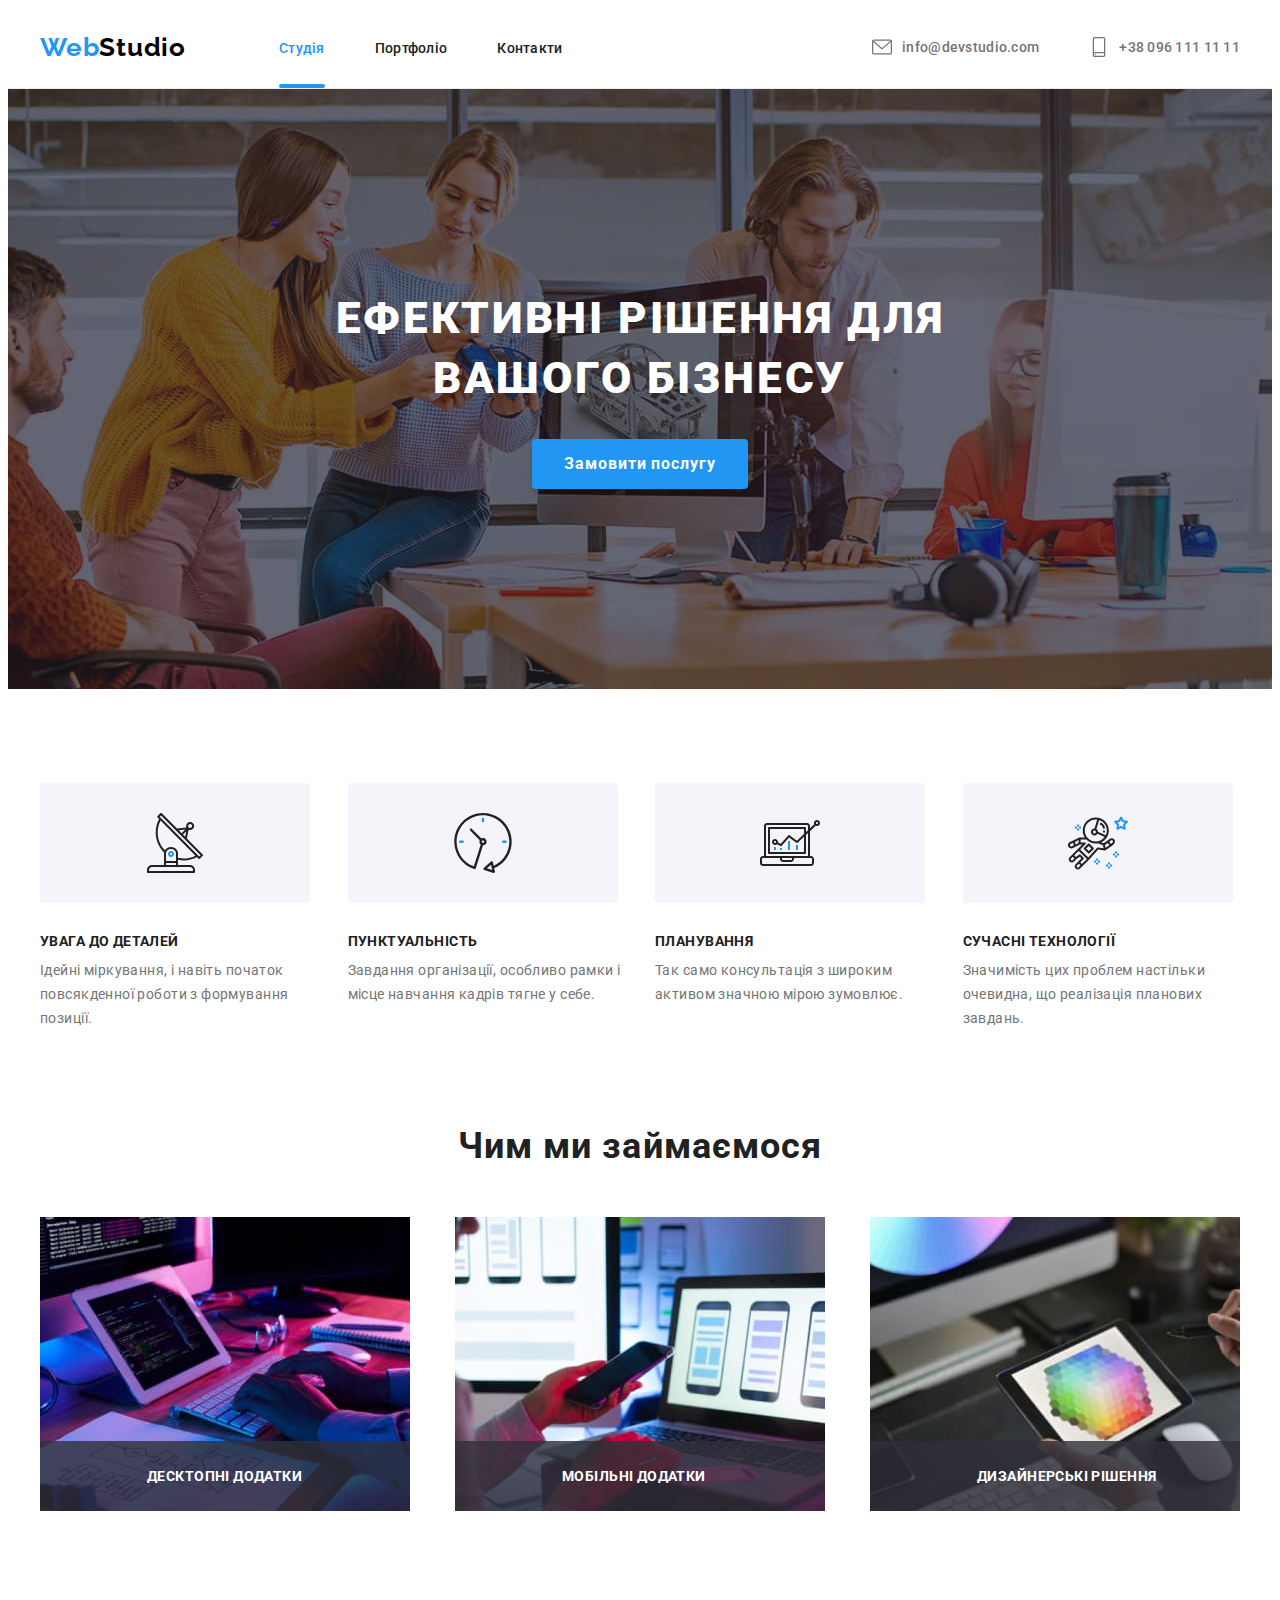
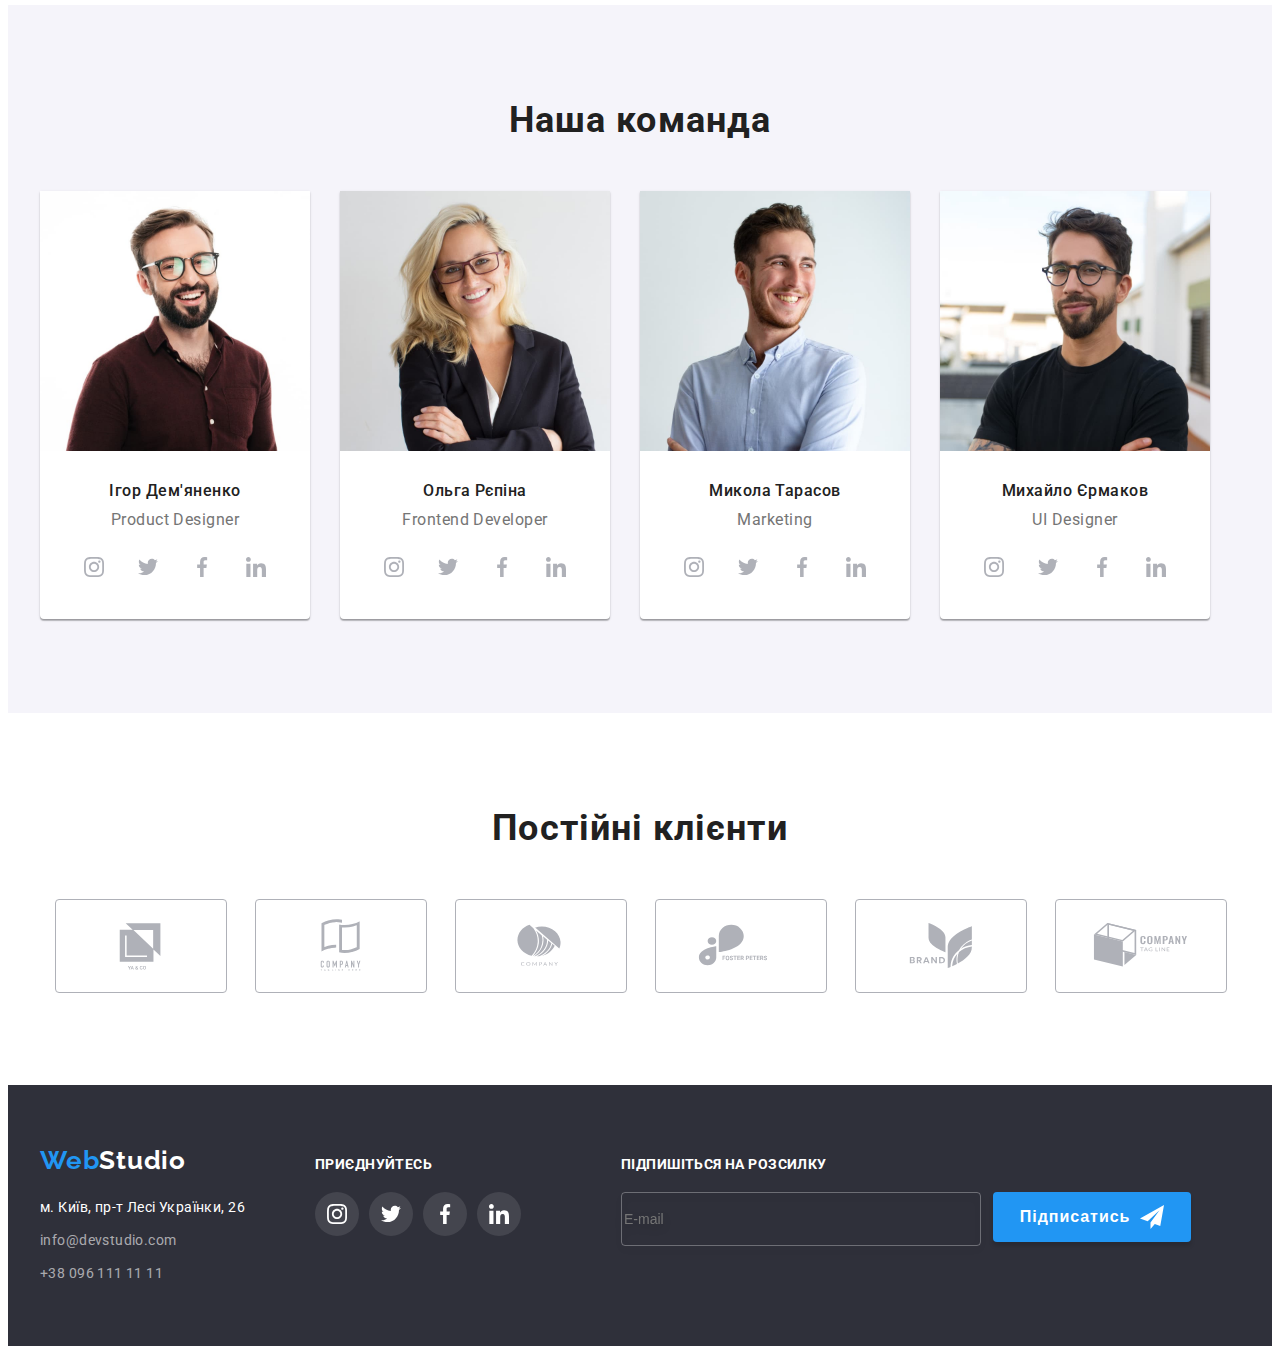
<file: index.html>
<!DOCTYPE html>
<html lang="uk">
<head>
    <meta charset="UTF-8">
    <meta http-equiv="X-UA-Compatible" content="IE=edge">
    <meta name="viewport" content="width=device-width, initial-scale=1.0">
    <title>Home</title>
    <link rel="preconnect" href="https://fonts.googleapis.com">
    <link rel="preconnect" href="https://fonts.gstatic.com" crossorigin>
    <link href="https://fonts.googleapis.com/css2?family=Raleway:wght@700&family=Roboto:wght@400;500;700;900&display=swap" rel="stylesheet">
    <link rel="stylesheet" href="https://cdnjs.cloudflare.com/ajax/libs/modern-normalize/1.1.0/modern-normalize.min.css"
    integrity="sha512-wpPYUAdjBVSE4KJnH1VR1HeZfpl1ub8YT/NKx4PuQ5NmX2tKuGu6U/JRp5y+Y8XG2tV+wKQpNHVUX03MfMFn9Q=="
    crossorigin="anonymous" referrerpolicy="no-referrer" />
    <link rel="stylesheet" href="./css/styles.css">
</head>
<body>
    <header class="header">
        <div class="container header-container">
            <a href="#" class="logo link" lang="en">
            Web<span class="logo-studio">Studio</span>
            </a>
            <nav class="header-upnav">
                <ul class="header-nav">
                    <li><a href="#" class="header-is-active link is-active">Студія</a></li>
                    <li><a href="./portfolio.html" class="header-nav-link link non-active">Портфоліо</a></li>
                    <li><a href="#" class="header-nav-link link non-active">Контакти</a></li>
                </ul>
            </nav>
                <ul class="header-nav-list">
                    <li class="header-nav-downlist">
                        <a class="header-nav-address link" href="mailto:info@devstudio.com">
                            <svg class="header-soc-icon" width="20" height="20">
                                <use href="./images/icons.svg#icon-envelope"></use>
                            </svg>
                            info@devstudio.com
                        </a>
                    </li>
                    <li class="header-nav-downlist">
                        <a class="header-nav-contact link" href="tel:+380961111111">
                            <svg class="header-soc-icon" width="20" height="20">
                                <use href="./images/icons.svg#icon-smartphone"></use>
                            </svg>
                            +38 096 111 11 11
                        </a>
                    </li>
                </ul>
        </div>
        
    </header>

    <main>
        <section class="hero">
            <div class="container">
                <h1 class="hero-title">Ефективні рішення для <br> вашого бізнесу</h1>
                <button type="button" class="hero-btn" data-modal-open>Замовити послугу</button>
            </div>
        </section>
        
        <section class="about">
            <div class="container">
                <ul class="about-uplist">
                    <li class="about-list">
                        <div class="about-link">
                            <svg class="about-icon" width="106" height="60">
                                <use href="./images/icons.svg#icon-antenna"></use>
                            </svg>
                        </div>
                        <h3 class="about-title">УВАГА ДО ДЕТАЛЕЙ</h3>
                        <p class="about-subtitle">Ідейні міркування, і навіть початок повсякденної роботи з формування позиції.</p>
                    </li>
                    <li class="about-list">
                        <div class="about-link">
                            <svg class="about-icon" width="106" height="60">
                                <use href="./images/icons.svg#icon-clock"></use>
                            </svg>
                        </div>
                        <h3 class="about-title">ПУНКТУАЛЬНІСТЬ</h3>
                        <p class="about-subtitle">Завдання організації, особливо рамки і місце навчання кадрів тягне у себе.</p>
                    </li>
                    <li class="about-list">
                        <div class="about-link">
                            <svg class="about-icon" width="106" height="60">
                                <use href="./images/icons.svg#icon-diagram"></use>
                            </svg>
                        </div>
                        <h3 class="about-title">ПЛАНУВАННЯ</h3>
                        <p class="about-subtitle">Так само консультація з широким активом значною мірою зумовлює.</p>
                    </li>
                    <li class="about-list">
                        <div class="about-link">
                            <svg class="about-icon" width="106" height="60">
                                <use href="./images/icons.svg#icon-astronaut"></use>
                            </svg>
                        </div>
                        <h3 class="about-title">СУЧАСНІ ТЕХНОЛОГІЇ</h3>
                        <p class="about-subtitle">Значимість цих проблем настільки очевидна, що реалізація планових завдань.</p>
                    </li>
                </ul>
            </div>
        </section>
        
        <section class="example">
            <div class="container">
                <h2 class="example-title">Чим ми займаємося</h2>
                <ul class="example-list">
                    <li class="example-item">
                        <img src="./images/img.jpg" alt="Розробка" width="370" height="294">
                        <h3 class="example-text">Десктопні додатки</h3>
                    </li>
                    <li class="example-item">
                        <img src="./images/img-2.jpg" alt="Розмітка" width="370" height="294">
                        <h3 class="example-text">Мобільні додатки</h3>
                    </li>
                    <li class="example-item">
                        <img src="./images/img-3.jpg" alt="Дизайн" width="370" height="294">
                        <h3 class="example-text">Дизайнерські рішення</h3>
                    </li>
                </ul>
            </div>
        </section>
        
        <section class="team">
            <div class="container">
                <h2 class="team-title">Наша команда</h2>
                <ul class="team-uplist">
                    <li class="team-list">
                            <img class="team-item" src="./images/team1.jpg" alt="Ігор Дем'яненко" width="270" height="260">
                        <div class="team-description">
                            <h3 class="team-name">Ігор Дем'яненко</h3>
                            <p class="team-position">Product Designer</p>
                            <ul class="team-soc-list">
                                <li class="team-soc-item">
                                    <a class="team-soc-link link" href="#">
                                        <svg class="team-soc-icon" width="20" height="20">
                                            <use href="./images/icons.svg#icon-instagram"></use>
                                        </svg>
                                    </a>
                                </li>
                                <li class="team-soc-item">
                                    <a class="team-soc-link link" href="#">
                                        <svg class="team-soc-icon" width="20" height="20">
                                            <use href="./images/icons.svg#icon-twitter"></use>
                                        </svg>
                                    </a>
                                </li>
                                <li class="team-soc-item">
                                    <a class="team-soc-link link" href="#">
                                        <svg class="team-soc-icon" width="20" height="20">
                                            <use href="./images/icons.svg#icon-facebook"></use>
                                        </svg>
                                    </a>
                                </li>
                                <li class="team-soc-item">
                                    <a class="team-soc-link link" href="#">
                                        <svg class="team-soc-icon" width="20" height="20">
                                            <use href="./images/icons.svg#icon-linkedin"></use>
                                        </svg>
                                    </a>
                                </li>
                            </ul>
                        </div>
                    </li>
                    <li class="team-list">
                        <img class="team-item" src="./images/team2.jpg" alt="Ольга Рєпіна" width="270" height="260">
                        <div class="team-description">
                            <h3 class="team-name">Ольга Рєпіна</h3>
                            <p class="team-position">Frontend Developer</p>
                            <ul class="team-soc-list">
                                <li class="team-soc-item">
                                    <a class="team-soc-link link" href="#">
                                        <svg class="team-soc-icon" width="20" height="20">
                                            <use href="./images/icons.svg#icon-instagram"></use>
                                        </svg>
                                    </a>
                                </li>
                                <li class="team-soc-item">
                                    <a class="team-soc-link link" href="#">
                                        <svg class="team-soc-icon" width="20" height="20">
                                            <use href="./images/icons.svg#icon-twitter"></use>
                                        </svg>
                                    </a>
                                </li>
                                <li class="team-soc-item">
                                    <a class="team-soc-link link" href="#">
                                        <svg class="team-soc-icon" width="20" height="20">
                                            <use href="./images/icons.svg#icon-facebook"></use>
                                        </svg>
                                    </a>
                                </li>
                                <li class="team-soc-item">
                                    <a class="team-soc-link link" href="#">
                                        <svg class="team-soc-icon" width="20" height="20">
                                            <use href="./images/icons.svg#icon-linkedin"></use>
                                        </svg>
                                    </a>
                                </li>
                            </ul>
                        </div>
                    </li>
                    <li class="team-list">
                        <img class="team-item" src="./images/team3.jpg" alt="Микола Тарасов" width="270" height="260">
                        <div class="team-description">
                            <h3 class="team-name">Микола Тарасов</h3>
                            <p class="team-position">Marketing</p>
                            <ul class="team-soc-list">
                                <li class="team-soc-item">
                                    <a class="team-soc-link link" href="#">
                                        <svg class="team-soc-icon" width="20" height="20">
                                            <use href="./images/icons.svg#icon-instagram"></use>
                                        </svg>
                                    </a>
                                </li>
                                <li class="team-soc-item">
                                    <a class="team-soc-link link" href="#">
                                        <svg class="team-soc-icon" width="20" height="20">
                                            <use href="./images/icons.svg#icon-twitter"></use>
                                        </svg>
                                    </a>
                                </li>
                                <li class="team-soc-item">
                                    <a class="team-soc-link link" href="#">
                                        <svg class="team-soc-icon" width="20" height="20">
                                            <use href="./images/icons.svg#icon-facebook"></use>
                                        </svg>
                                    </a>
                                </li>
                                <li class="team-soc-item">
                                    <a class="team-soc-link link" href="#">
                                        <svg class="team-soc-icon" width="20" height="20">
                                            <use href="./images/icons.svg#icon-linkedin"></use>
                                        </svg>
                                    </a>
                                </li>
                            </ul>
                        </div>
                    </li>
                    <li class="team-list">
                        <img class="team-item" src="./images/team4.jpg" alt="Михайло Єрмаков" width="270" height="260">
                        <div class="team-description">
                            <h3 class="team-name">Михайло Єрмаков</h3>
                            <p class="team-position">UI Designer</p>
                            <ul class="team-soc-list">
                                <li class="team-soc-item">
                                    <a class="team-soc-link link" href="#">
                                        <svg class="team-soc-icon" width="20" height="20">
                                            <use href="./images/icons.svg#icon-instagram"></use>
                                        </svg>
                                    </a>
                                </li>
                                <li class="team-soc-item">
                                    <a class="team-soc-link link" href="#">
                                        <svg class="team-soc-icon" width="20" height="20">
                                            <use href="./images/icons.svg#icon-twitter"></use>
                                        </svg>
                                    </a>
                                </li>
                                <li class="team-soc-item">
                                    <a class="team-soc-link link" href="#">
                                        <svg class="team-soc-icon" width="20" height="20">
                                            <use href="./images/icons.svg#icon-facebook"></use>
                                        </svg>
                                    </a>
                                </li>
                                <li class="team-soc-item">
                                    <a class="team-soc-link link" href="#">
                                        <svg class="team-soc-icon" width="20" height="20">
                                            <use href="./images/icons.svg#icon-linkedin"></use>
                                        </svg>
                                    </a>
                                </li>
                            </ul>
                        </div>
                    </li>
                </ul>
            </div>
        </section>
    </main>

    <section class="custom">
        <div class="container">
        <h2 class="custom-title">Постійні клієнти</h2>
            <ul class="custom-list">
                <li class="custom-item">
                    <a class="custom-link link" href="#">
                        <svg class="custom-icon" width="106" height="60">
                            <use href="./images/icons.svg#icon-logo1"></use>
                        </svg>
                    </a>
                </li>
                <li class="custom-item">
                    <a class="custom-link link" href="#">
                        <svg class="custom-icon" width="106" height="60">
                            <use href="./images/icons.svg#icon-logo2"></use>
                        </svg>
                    </a>
                </li>
                <li class="custom-item">
                    <a class="custom-link link" href="#">
                        <svg class="custom-icon" width="106" height="60">
                            <use href="./images/icons.svg#icon-logo3"></use>
                        </svg>
                    </a>
                </li>
                <li class="custom-item">
                    <a class="custom-link link" href="#">
                        <svg class="custom-icon" width="106" height="60">
                            <use href="./images/icons.svg#icon-logo4"></use>
                        </svg>
                    </a>
                </li>
                <li class="custom-item">
                    <a class="custom-link link" href="#">
                        <svg class="custom-icon" width="106" height="60">
                            <use href="./images/icons.svg#icon-logo5"></use>
                        </svg>
                    </a>
                </li>
                <li class="custom-item">
                    <a class="custom-link link" href="#">
                        <svg class="custom-icon" width="106" height="60">
                            <use href="./images/icons.svg#icon-logo6"></use>
                        </svg>
                    </a>
                </li>
            </ul>
        </div>
    </section>

    <footer class="footer">
        <div class="container">
            <address class="footer-address">
                <div>
                    <a class="logo-footer link" href="./index.html">
                        Web<span class="logo-studio-footer">Studio</span>
                    </a>
                    <ul class="footer-address-list">
                        <li class="footer-contact">
                            <a class="footer-contact-address link" href="https://goo.gl/maps/bJUDp4eKKRwuamcF7" target="_blank"
                                rel="noopener noreferrer">м. Київ, пр-т Лесі Українки, 26</a>
                        </li>
                        <li class="footer-contact">
                            <a class="footer-contact-link link" href="mailto:info@devstudio.com">info@devstudio.com</a>
                        </li>
                        <li class="footer-contact">
                            <a class="footer-contact-link link" href="tel:+380961111111">+38 096 111 11 11</a>
                        </li>
                    </ul>
                </div>
                <div class="footer-soc">
                    <h2 class="footer-title">приєднуйтесь</h2>
                    <ul class="team-soc-list">
                        <li class="footer-soc-item">
                            <a class="footer-soc-link link" href="#">
                                <svg class="footer-soc-icon" width="20" height="20">
                                    <use href="./images/icons.svg#icon-instagram"></use>
                                </svg>
                            </a>
                        </li>
                        <li class="footer-soc-item">
                            <a class="footer-soc-link link" href="#">
                                <svg class="footer-soc-icon" width="20" height="20">
                                    <use href="./images/icons.svg#icon-twitter"></use>
                                </svg>
                            </a>
                        </li>
                        <li class="footer-soc-item">
                            <a class="footer-soc-link link" href="#">
                                <svg class="footer-soc-icon" width="20" height="20">
                                    <use href="./images/icons.svg#icon-facebook"></use>
                                </svg>
                            </a>
                        </li>
                        <li class="footer-soc-item">
                            <a class="footer-soc-link link" href="#">
                                <svg class="footer-soc-icon" width="20" height="20">
                                    <use href="./images/icons.svg#icon-linkedin"></use>
                                </svg>
                            </a>
                        </li>
                    </ul>
                </div>
                <div class="footer-send">
                    <h3 class="footer-left-title">Підпишіться на розсилку</h3>
                    <form class="footer-downsend">
                        <input type="email" name="mail" placeholder="E-mail" class="mail-footer">
                        <button type="submit" class="btn-footer">Підписатись
                            <svg class="footer-btn-icon" width="24" height="24">
                                <use href="./images/icons.svg#icon-send"></use>
                            </svg>
                        </button>
                    </form>
                </div>
            </address>
        </div>
    </footer>
    
    <div class="backdrop is-hidden" data-modal>
        <div class="modal">
            <button class="modal-btn" data-modal-close>
                <svg class="modal-close-icon" width="18" height="18">
                    <use href="./images/icons.svg#icon-close-back"></use>
                </svg>
            </button>
            <h2 class="modal-title">Залиште свої дані, ми вам передзвонимо</h2>
            <form class="js-speaker-form">
                    <label for="name" class="text-upbox">Ім'я</label>
                    <div class="modal-content">
                        <input type="text" name="name" id="name" class="modal-upbox">
                        <svg class="modal-icon" width="18" height="18">
                            <use href="./images/icons.svg#icon-person"></use>
                        </svg>
                    </div>
                
                <label for="tel" class="text-upbox">Телефон</label>
                <div class="modal-content">
                    <input type="tel" name="tel" id="tel" class="modal-upbox">
                    <svg class="modal-icon" width="18" height="18">
                        <use href="./images/icons.svg#icon-phone"></use>
                    </svg>
                </div>

                <label for="email" class="text-upbox">Пошта</label>
                <div class="modal-content">
                    <input type="email" name="email" id="email" class="modal-upbox">
                    <svg class="modal-icon" width="18" height="18">
                        <use href="./images/icons.svg#icon-email"></use>
                    </svg>
                </div>

                <label for="comment" class="comment">Коментар</label>
                <textarea class="comment-box" name="comment" placeholder="Введіть текст" id="comment"></textarea>
                
            </form>
                <form class="checkbox">
                        <input type="checkbox" name="agree" value="agree" id="agree" class="agree-box" />
                        <span class="checkbox-icon"></span>
                        <label for="agree" class="agree">Погоджуюся з розсилкою та приймаю 
                            <a href="#" class="link-in-agree">Умови договору</a>
                        </label>
                </form>
                <form class="btn-sudmit-box">
                    <button type="submit" class="btn-sudmit">Відправити</button>
                </form>
        </div>
    </div>
    
<script src="./js/modal.js"></script>
</body>

</html
</file>
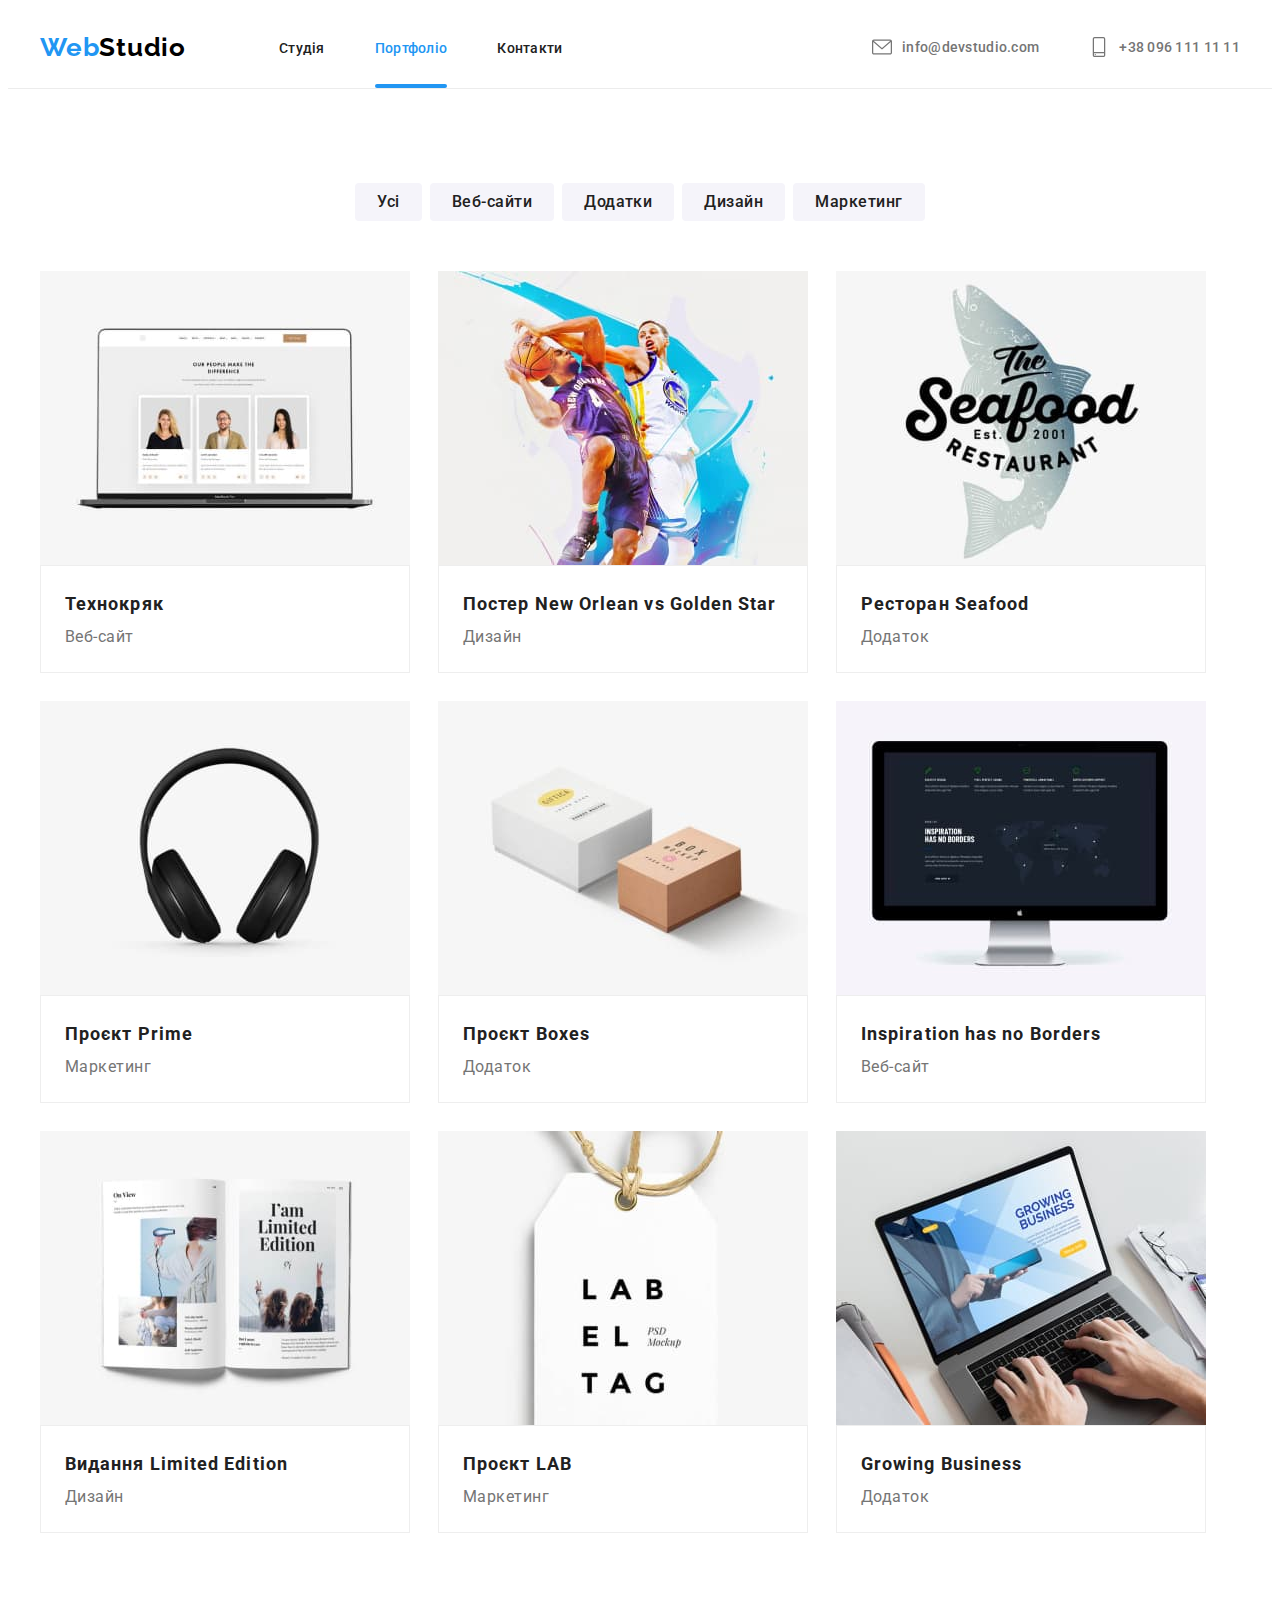
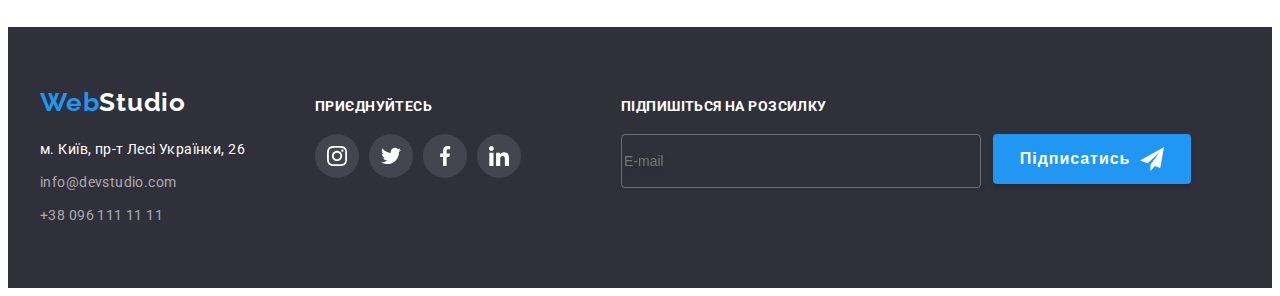
<file: portfolio.html>
<!DOCTYPE html>
<html lang="uk">
<head>
    <meta charset="UTF-8">
    <meta http-equiv="X-UA-Compatible" content="IE=edge">
    <meta name="viewport" content="width=device-width, initial-scale=1.0">
    <title>Portfolio</title>
    <link rel="preconnect" href="https://fonts.googleapis.com">
    <link rel="preconnect" href="https://fonts.gstatic.com" crossorigin>
    <link href="https://fonts.googleapis.com/css2?family=Raleway:wght@700&family=Roboto:wght@400;500;700;900&display=swap" rel="stylesheet">
    <link rel="stylesheet" href="https://cdnjs.cloudflare.com/ajax/libs/modern-normalize/1.1.0/modern-normalize.min.css"
    integrity="sha512-wpPYUAdjBVSE4KJnH1VR1HeZfpl1ub8YT/NKx4PuQ5NmX2tKuGu6U/JRp5y+Y8XG2tV+wKQpNHVUX03MfMFn9Q=="
    crossorigin="anonymous" referrerpolicy="no-referrer" />
    <link rel="stylesheet" href="./css/styles.css">
</head>
<body>
    <header class="header">
        <div class="container header-container">
            <a href="./index.html" class="logo link" lang="en">
                Web<span class="logo-studio">Studio</span>
            </a>
            <nav class="header-upnav">
                <ul class="header-nav">
                    <li><a href="./index.html" class="header-nav-link link non-active">Студія</a></li>
                    <li><a href="#" class="header-is-active link is-active">Портфоліо</a></li>
                    <li><a href="#" class="header-nav-link link non-active">Контакти</a></li>
                </ul>
            </nav>
            <ul class="header-nav-list">
                <li class="header-nav-downlist">
                    <a class="header-nav-address link" href="mailto:info@devstudio.com">
                        <svg class="header-soc-icon" width="20" height="20">
                            <use href="./images/icons.svg#icon-envelope"></use>
                        </svg>
                        info@devstudio.com
                    </a>
                </li>
                <li class="header-nav-downlist">
                    <a class="header-nav-contact link" href="tel:+380961111111">
                        <svg class="header-soc-icon" width="20" height="20">
                            <use href="./images/icons.svg#icon-smartphone"></use>
                        </svg>
                        +38 096 111 11 11
                    </a>
                </li>
            </ul>
        </div>
    </header>
    
    <main>
        <section class="portfolio">
        <div class="container">
            <ul class="all-btn">
                <li><button class="portfolio-btn" type="button">Усі</button>
                </li>
                <li><button class="portfolio-btn" type="button">Веб-сайти</button>
                </li>
                <li><button class="portfolio-btn" type="button">Додатки</button>
                </li>
                <li><button class="portfolio-btn" type="button">Дизайн</button>
                </li>
                <li><button class="portfolio-btn" type="button">Маркетинг</button>
                </li>
            </ul>
            
                    <ul class="portfolio-uplist">
                        <li class="portfolio-list">
                            <div class="portfolio-block">
                                <img class="portfolio-item" src="./images/img1.jpg" alt="Веб-сайт" width="370" height="294">
                                <p class="portfolio-uptext">Ресурс пропонує комплексні пропозиції з різним рівнем функціоналу та сервісів. Все це дозволить відвідувачу отримати
                                вичерпні відомості про компанію чи приватну особу.
                            </p>
                            </div>
                            <div class="under-photo">
                                <h2 class="portfolio-title">Технокряк</h2>
                                <p class="portfolio-text">Веб-сайт</p>
                                </a>
                            </div>
                        </li>
                        <li class="portfolio-list">
                            <div class="portfolio-block">
                                <img class="portfolio-item" src="./images/img2.jpg" alt="Веб-сайт" width="370" height="294">
                                <p class="portfolio-uptext">Ресурс пропонує комплексні пропозиції з різним рівнем функціоналу та сервісів. Все це дозволить відвідувачу
                                    отримати вичерпні відомості про компанію чи приватну особу.
                                </p>
                            </div>
                            <div class="under-photo">
                                <h2 class="portfolio-title">Постер New Orlean vs Golden Star</h2>
                                <p class="portfolio-text">Дизайн</p>
                            </div>
                        </li>
                        <li class="portfolio-list">
                            <div class="portfolio-block">
                                <img class="portfolio-item" src="./images/img3.jpg" alt="Веб-сайт" width="370" height="294">
                                <p class="portfolio-uptext">Ресурс пропонує комплексні пропозиції з різним рівнем функціоналу та сервісів. Все це дозволить відвідувачу
                                    отримати вичерпні відомості про компанію чи приватну особу.
                                </p>
                            </div>
                            <div class="under-photo">
                                <h2 class="portfolio-title">Ресторан Seafood</h2>
                                <p class="portfolio-text">Додаток</p>
                            </div>
                        </li>
                        <li class="portfolio-list">
                            <div class="portfolio-block">
                                <img class="portfolio-item" src="./images/img4.jpg" alt="Веб-сайт" width="370" height="294">
                                <p class="portfolio-uptext">Ресурс пропонує комплексні пропозиції з різним рівнем функціоналу та сервісів. Все це дозволить відвідувачу
                                    отримати вичерпні відомості про компанію чи приватну особу.
                                </p>
                            </div>
                            <div class="under-photo">
                                <h2 class="portfolio-title">Проєкт Prime</h2>
                                <p class="portfolio-text">Маркетинг</p>
                            </div>
                        </li>
                        <li class="portfolio-list">
                            <div class="portfolio-block">
                                <img class="portfolio-item" src="./images/img5.jpg" alt="Веб-сайт" width="370" height="294">
                                <p class="portfolio-uptext">Ресурс пропонує комплексні пропозиції з різним рівнем функціоналу та сервісів. Все це дозволить відвідувачу
                                    отримати вичерпні відомості про компанію чи приватну особу.
                                </p>
                            </div>
                            <div class="under-photo">
                                <h2 class="portfolio-title">Проєкт Boxes</h2>
                                <p class="portfolio-text">Додаток</p>
                            </div>
                        </li>
                        <li class="portfolio-list">
                            <div class="portfolio-block">
                                <img class="portfolio-item" src="./images/img6.jpg" alt="Веб-сайт" width="370" height="294">
                                <p class="portfolio-uptext">Ресурс пропонує комплексні пропозиції з різним рівнем функціоналу та сервісів. Все це
                                    дозволить відвідувачу отримати вичерпні відомості про компанію чи приватну особу.
                                </p>
                            </div>
                            <div class="under-photo">
                                <h2 class="portfolio-title">Inspiration has no Borders</h2>
                                <p class="portfolio-text">Веб-сайт</p>
                            </div>
                        </li>
                        <li class="portfolio-list">
                            <div class="portfolio-block">
                                <img class="portfolio-item" src="./images/img7.jpg" alt="Веб-сайт" width="370" height="294">
                                <p class="portfolio-uptext">Ресурс пропонує комплексні пропозиції з різним рівнем функціоналу та сервісів. Все це
                                    дозволить відвідувачу отримати вичерпні відомості про компанію чи приватну особу.
                                </p>
                            </div>
                            <div class="under-photo">
                                <h2 class="portfolio-title">Видання Limited Edition</h2>
                                <p class="portfolio-text">Дизайн</p>
                            </div>
                        </li>
                        <li class="portfolio-list">
                            <div class="portfolio-block">
                                <img class="portfolio-item" src="./images/img8.jpg" alt="Веб-сайт" width="370" height="294">
                                <p class="portfolio-uptext">Ресурс пропонує комплексні пропозиції з різним рівнем функціоналу та сервісів. Все це
                                    дозволить відвідувачу отримати вичерпні відомості про компанію чи приватну особу.
                                </p>
                            </div>
                            <div class="under-photo">
                                <h2 class="portfolio-title">Проєкт LAB</h2>
                                <p class="portfolio-text">Маркетинг</p>
                            </div>
                        </li>
                        <li class="portfolio-list">
                            <div class="portfolio-block">
                                <img class="portfolio-item" src="./images/img9.jpg" alt="Веб-сайт" width="370" height="294">
                                <p class="portfolio-uptext">Ресурс пропонує комплексні пропозиції з різним рівнем функціоналу та сервісів. Все це
                                    дозволить відвідувачу отримати вичерпні відомості про компанію чи приватну особу.
                                </p>
                            </div>
                            <div class="under-photo">
                                <h2 class="portfolio-title">Growing Business</h2>
                                <p class="portfolio-text">Додаток</p>
                            </div>
                        </li>
                    </ul>
        </div>
        </section>
    </main>
    
    <footer class="footer">
        <div class="container">
            <address class="footer-address">
                <div>
                    <a class="logo-footer link" href="./index.html">
                        Web<span class="logo-studio-footer">Studio</span>
                    </a>
                    <ul class="footer-address-list">
                        <li class="footer-contact">
                            <a class="footer-contact-address link" href="https://goo.gl/maps/bJUDp4eKKRwuamcF7"
                                target="_blank" rel="noopener noreferrer">м. Київ, пр-т Лесі Українки, 26</a>
                        </li>
                        <li class="footer-contact">
                            <a class="footer-contact-link link" href="mailto:info@devstudio.com">info@devstudio.com</a>
                        </li>
                        <li class="footer-contact">
                            <a class="footer-contact-link link" href="tel:+380961111111">+38 096 111 11 11</a>
                        </li>
                    </ul>
                </div>
                <div class="footer-soc">
                    <h2 class="footer-title">приєднуйтесь</h2>
                    <ul class="team-soc-list">
                        <li class="footer-soc-item">
                            <a class="footer-soc-link link" href="#">
                                <svg class="footer-soc-icon" width="20" height="20">
                                    <use href="./images/icons.svg#icon-instagram"></use>
                                </svg>
                            </a>
                        </li>
                        <li class="footer-soc-item">
                            <a class="footer-soc-link link" href="#">
                                <svg class="footer-soc-icon" width="20" height="20">
                                    <use href="./images/icons.svg#icon-twitter"></use>
                                </svg>
                            </a>
                        </li>
                        <li class="footer-soc-item">
                            <a class="footer-soc-link link" href="#">
                                <svg class="footer-soc-icon" width="20" height="20">
                                    <use href="./images/icons.svg#icon-facebook"></use>
                                </svg>
                            </a>
                        </li>
                        <li class="footer-soc-item">
                            <a class="footer-soc-link link" href="#">
                                <svg class="footer-soc-icon" width="20" height="20">
                                    <use href="./images/icons.svg#icon-linkedin"></use>
                                </svg>
                            </a>
                        </li>
                    </ul>
                </div>
                <div class="footer-send">
                    <h3 class="footer-left-title">Підпишіться на розсилку</h3>
                    <form class="footer-downsend">
                        <input type="email" name="mail" placeholder="E-mail" class="mail-footer">
                        <button type="submit" class="btn-footer">Підписатись
                            <svg class="footer-btn-icon" width="24" height="24">
                                <use href="./images/icons.svg#icon-send"></use>
                            </svg>
                        </button>
                    </form>
                </div>
            </address>
        </div>
    </footer>
</body>
</html>
</file>
<file: css/styles.css>
:root{
--title-color: #212121;
--subtitle-color: #757575;
--blue-active-color: #2196F3;
--white-title-color: #FFFFFF;
--white-btm-color: #FFFFFF;
--fill-icons-color: #AFB1B8;
--t-d: 250ms;
--t-t-f: cubic-bezier(0.4, 0, 0.2, 1);
}

h1,
h2,
h3,
h4,
h5,
h6,
p {
    margin: 0;
}

ul {
    list-style: none;
    margin: 0;
    padding: 0;
}

img {
    display: block;
}

body{
    font-family: 'Roboto', sans-serif;
}
.link {
    text-decoration: none;
}
.logo{
    font-family: 'Raleway';
    font-style: normal;
    font-weight: 700;
    font-size: 26px;
    line-height: 1.1923;
    letter-spacing: 0.03em;
    color: #2196F3;
    
    margin-right: 93px;
}

.logo-studio {
    color: #000000;
}
.logo-studio-footer {
    color: #FFFFFF;
}

.container {
    width: 1200px;
    padding-left: 15px;
    padding-right: 15px;
    margin: 0 auto;
    
}

/* ------------HEADER-------------- */

.header-container{
    display: flex;
    align-items: center;
}

.header {
    padding-top: 24px;
    padding-bottom: 25px;
    border-bottom: 1px solid rgba(236, 236, 236, 1);
}

.header-upnav {
    display: flex;
}

.header-nav {
    list-style: none;
    display: flex;
    gap: 50px;
}


.header-nav-link {
    position: relative;

    font-weight: 500;
    font-size: 14px;
    line-height: 1.1428;
    letter-spacing: 0.02em;
    color: var(--title-color);
    text-decoration: none;
    padding-bottom: 32px;

    transition-property: color;
    transition-duration: var(--t-d);
    transition-timing-function: var(--t-t-f);
}

.header-nav-link:hover,
.header-nav-link:focus {
    color: var(--blue-active-color);
}

.header-is-active{
    position: relative;

    font-weight: 500;
    font-size: 14px;
    line-height: 1.1428;
    letter-spacing: 0.02em;
    color: var(--blue-active-color);
    text-decoration: none;
    padding-bottom: 32px;
}

.non-active{}

.non-active::after{
    content:"";

    position: absolute;
    left: 0;
    bottom: 0;

    width: 100%;
    height: 4px;
    background: var(--blue-active-color);
    border-radius: 2px;

    opacity: 0;

    transition-property: opacity;
    transition-duration: var(--t-d);
    transition-timing-function: var(--t-t-f);
}

.non-active:hover::after,
.non-active:focus::after {
    opacity: 1;
}

.is-active{}

.is-active::after {
    content:"";

    position: absolute;
    left: 0;
    bottom: 0;

    width: 100%;
    height: 4px;
    background: var(--blue-active-color);
    border-radius: 2px;
    display: block;


    transition-property: opacity;
    transition-duration: var(--t-d);
    transition-timing-function: var(--t-t-f);
}


.header-nav-list {
    display: flex;
    margin-left: auto;
}

.header-nav-downlist {
}


.header-nav-address {
    font-weight: 500;
    font-size: 14px;
    line-height: 1.1428;
    letter-spacing: 0.02em;
    color: var(--subtitle-color);
    margin-right: 50px;
    display: flex;
    align-items: center;
    transition-property: color;
    transition-duration: var(--t-d);
    transition-timing-function: var(--t-t-f);
    }

.header-soc-icon {
fill: #757575;
margin-right: 10px;
transition-property: fill;
transition-duration: var(--t-d);
transition-timing-function: var(--t-t-f);
}

.header-nav-address:hover,
.header-nav-address:focus {
color: var(--blue-active-color);
}

.header-nav-address:hover .header-soc-icon,
.header-nav-address:focus .header-soc-icon {
    fill: var(--blue-active-color);
}

.header-nav-contact {
    font-weight: 500;
    font-size: 14px;
    line-height: 1.1428;
    letter-spacing: 0.02em;
    color: var(--subtitle-color);
    display: flex;
    align-items: center;
    transition-property: color;
    transition-duration: var(--t-d);
    transition-timing-function: var(--t-t-f);
}

.header-nav-contact:hover,
.header-nav-contact:focus {
color: var(--blue-active-color);
}

.header-nav-contact:hover .header-soc-icon,
.header-nav-contact:focus .header-soc-icon {
    fill: var(--blue-active-color);
}
/* ------------HERO-------------- */

.hero{
background-image: linear-gradient(rgba(47, 48, 58, 0.4),
    rgba(47, 48, 58, 0.4)),
    url(../images/hero_image.jpg);

    background-position: center;
    background-size: cover;
    margin: 0 auto;

    padding-top: 200px;
    padding-bottom: 200px;
}

.hero-title {
    font-weight: 900;
    font-size: 44px;
    line-height: 1.3636;
    text-align: center;
    letter-spacing: 0.06em;
    color: var(--white-title-color);
    text-transform: uppercase;
    margin-bottom: 30px;
}
.hero-btn {
    font-family: inherit;
    font-weight: 700;
    font-size: 16px;
    line-height: 1.875;
    display: flex;
    align-items: center;
    text-align: center;
    letter-spacing: 0.06em;
    color: var(--white-btm-color);
    background: #2196F3;
    box-shadow: 0px 4px 4px rgba(0, 0, 0, 0.15);
    border-radius: 4px;
    border: none;
    cursor: pointer;
    display: block;
    margin: 0 auto;
    width: 216px;
    height: 50px;
}

/* ------------ABOUT-------------- */

.about {
    padding-top: 94px;
    padding-bottom: 94px;
}

.about-uplist {
    display: flex;
    gap: 30px;
}

.about-list {
    flex-basis: calc((100% - 90px) / 4);
}

.about-title {
    font-size: 14px;
    line-height: 1.1428;
    letter-spacing: 0.03em;
    text-transform: uppercase;
    color: var(--title-color);
    margin-bottom: 10px;
}
.about-subtitle {
    font-size: 14px;
    line-height: 1.7142;
    letter-spacing: 0.03em;
    color: var(--subtitle-color);
}

.about-link {
    width: 270px;
    height: 120px;
    background: #F5F4FA;
    border-radius: 4px;
    display: flex;
    align-items: center;
    justify-content: center;
    margin-bottom: 30px;
}

.about-icon {
}

/* ------------EXAMPLE-------------- */

.example {
    padding-bottom: 94px;
}
.example-title {
    font-size: 36px;
    line-height: 1.17;
    text-align: center;
    letter-spacing: 0.03em;
    color: var(--title-color);
    margin-bottom: 50px;
}
.example-list {
    display: flex;
    justify-content: space-between;
}

.example-item {
    position: relative;
}

.example-item::after{
    content: "";
    position: absolute;
    background: rgba(47, 48, 58, 0.8);
    width: 100%;
    height: 70px;
    bottom: 0px;
}

.example-text {
    font-size: 14px;
    line-height: 1.1428;
    text-align: center;
    letter-spacing: 0.03em;
    text-transform: uppercase;
    color: #FFFFFF;

    position: absolute;
    bottom: 27px;
    left: 107px;
    z-index: 1;
}

/* ------------TEAM-------------- */

.team {
    background: #F5F4FA;
    padding-top: 94px;
    padding-bottom: 94px;
}
.team-title {
    font-size: 36px;
    line-height: 1.17;
    text-align: center;
    letter-spacing: 0.03em;
    color: var(--title-color);
    margin-bottom: 50px;
}
.team-uplist {
    display: flex;
    gap: 30px;
}

.team-list {
    background-color: #FFFFFF;
    box-shadow: 0px 1px 3px rgba(0, 0, 0, 0.12), 0px 1px 1px rgba(0, 0, 0, 0.14), 0px 2px 1px rgba(0, 0, 0, 0.2);
    border-radius: 0px 0px 4px 4px;
}

.team-item {
}

.team-description {
    padding-top: 30px;
    padding-bottom: 30px;
}

.team-name {
    font-weight: 500;
    font-size: 16px;
    line-height: 1.1875;
    text-align: center;
    letter-spacing: 0.03em;
    color: var(--title-color);
    margin-bottom: 10px;
}
.team-position {
    font-size: 16px;
    line-height: 1.1875;
    text-align: center;
    letter-spacing: 0.03em;
    color: var(--subtitle-color);
    margin-bottom: 16px;
}

.team-soc-list {
    display: flex;
    justify-content: center;
    gap: 10px;
}

.team-soc-item {
    width: 44px;
    height: 44px;
}

.team-soc-link {
    width: 100%;
    height: 100%;
    background-color: #FFFFFF;
    border-radius: 50%;
    display: flex;
    align-items: center;
    justify-content: center;

    transition-property: background-color;
    transition-duration: var(--t-d);
    transition-timing-function: var(--t-t-f);
}

.team-soc-icon {
    fill: var(--fill-icons-color);
    transition-property: fill;
    transition-duration: var(--t-d);
    transition-timing-function: var(--t-t-f);
}

.team-soc-link:hover,
.team-soc-link:focus {
    background-color: var(--blue-active-color);
}

.team-soc-link:hover .team-soc-icon,
.team-soc-link:focus .team-soc-icon {
    fill: #FFFFFF;
}


/* ------------Custom-------------- */

.custom {
    background: #FFFFFF;
    padding-top: 94px;
    padding-bottom: 94px;
}

.custom-title {
    font-size: 36px;
    line-height: 1.17;
    text-align: center;
    letter-spacing: 0.03em;
    color: var(--title-color);
    margin-bottom: 50px;
}

.custom-list {
    display: flex;
    justify-content: center;
    gap: 30px;
}

.custom-item {
    width: 170px;
    height: 92px;
}

.custom-link {
    width: 100%;
    height: 100%;
    border: 1px solid #AFB1B8;
    border-radius: 4px;
    display: flex;
    align-items: center;
    justify-content: center;
    transition-property: border-color;
    transition-duration: var(--t-d);
    transition-timing-function: var(--t-t-f);
}

.custom-icon {
fill: var(--fill-icons-color);
transition-property: fill;
transition-duration: var(--t-d);
transition-timing-function: var(--t-t-f);
}

.custom-link:hover,
.custom-link:focus {
    border-color: #2196F3;
}

.custom-link:hover .custom-icon,
.custom-link:focus .custom-icon {
    fill: var(--blue-active-color);
}


/* ------------FOOTER-------------- */

.footer {
background: #2F303A;
padding-top: 60px;
padding-bottom: 60px;
}

.logo-footer {
    font-family: 'Raleway';
    font-style: normal;
    font-weight: 700;
    font-size: 26px;
    line-height: 1.1923;
    letter-spacing: 0.03em;
    color: #2196F3;
}

.footer-address {
    display: flex;
    align-items: baseline;
}

.footer-address-list{
    margin-top: 20px;
}

.footer-contact {
    font-size: 14px;
    line-height: 1.7142;
    letter-spacing: 0.03em;
    font-style: normal;
    margin-top: 9px;
}

.footer-contact-address {
color: #FFFFFF;
}
.footer-contact-link{
    color: rgba(255, 255, 255, 0.6)
}

.footer-soc {
    margin-left: 70px;
}

.footer-title {
    font-style: normal;
    font-size: 14px;
    line-height: 1.1428;
    letter-spacing: 0.03em;
    text-transform: uppercase;
    color: #FFFFFF;
    margin-bottom: 20px;
}

.team-soc-list {
    display: flex;
    justify-content: center;
    gap: 10px;
}

.footer-soc-item {
    width: 44px;
    height: 44px;
}

.footer-soc-link {
    width: 100%;
    height: 100%;
    background-color: rgba(255, 255, 255, 0.1);
    border-radius: 50%;
    display: flex;
    align-items: center;
    justify-content: center;
    transition-property: background-color;
    transition-duration: var(--t-d);
    transition-timing-function: var(--t-t-f);
}

.footer-soc-icon {
fill: #FFFFFF;
}

.footer-soc-link:hover,
.footer-soc-link:focus {
    background-color: var(--blue-active-color);
}

.footer-send {
    width: 570px;
    height: 86px;
    margin-left: 93px;
    padding-left: 7px;
}

.footer-left-title {
    font-style: normal;
    font-size: 14px;
    line-height: 1.1428;
    letter-spacing: 0.03em;
    text-transform: uppercase;
    color: #FFFFFF;
    margin-bottom: 20px;
}

.footer-downsend {
    display: flex;
}

.mail-footer {
    width: 358px;
    height: 50px;
    background-color: transparent;
    margin-right: 12px;
    font-size: 14px;
    color: #FFFFFF;

    border: 1px solid rgba(255, 255, 255, 0.3);
    filter: drop-shadow(0px 4px 4px rgba(0, 0, 0, 0.15));
    border-radius: 4px;
}

.btn-footer {
    font-weight: 700;
    font-size: 16px;
    line-height: 1.875;

    display: flex;
    align-items: center;
    text-align: center;
    justify-content: center;
    letter-spacing: 0.06em;

    color: #FFFFFF;

    width: 200px;
    height: 50px;

    background: #2196F3;
    box-shadow: 0px 4px 4px rgba(0, 0, 0, 0.15);
    border-radius: 4px;
    border: none;
    cursor: pointer;
}

.footer-btn-icon {
    fill: #FFFFFF;
    margin-left: 10px;
}

/* ------------PORTFOLIO-------------- */

.portfolio {
    padding-top: 94px;
    padding-bottom: 94px;
}
.all-btn {
    margin-bottom: 50px;

    display: flex;
    gap: 8px;
    justify-content: center;
}

.portfolio-btn {
    font-family: 'Roboto';
    font-style: normal;
    font-weight: 500;
    font-size: 16px;
    line-height: 1.625;
    text-align: center;
    letter-spacing: 0.03em;
    color: #212121;
    cursor: pointer;
    background: #F5F4FA;
    border: none;
    border-radius: 4px;
    padding: 6px 22px 6px 22px;

    transition-property: background-color, box-shadow, border-radius, color ;
    transition-duration: var(--t-d);
    transition-timing-function: var(--t-t-f);
}
.portfolio-btn:hover,
.portfolio-btn:focus{
background-color: #2196F3;
box-shadow: 0px 3px 1px rgba(0, 0, 0, 0.1), 0px 1px 2px rgba(0, 0, 0, 0.08), 0px 2px 2px rgba(0, 0, 0, 0.12);
border-radius: 4px;
color: #FFFFFF;
}

.portfolio-uplist {
    display: flex;
    gap: 28px;
    flex-wrap: wrap;
}

.portfolio-list {
transition-property: box-shadow;
transition-duration: var(--t-d);
transition-timing-function: var(--t-t-f);
}

.portfolio-list:hover,
.portfolio-list:focus {
box-shadow: 0px 1px 1px rgba(0, 0, 0, 0.12), 0px 4px 4px rgba(0, 0, 0, 0.06), 1px 4px 6px rgba(0, 0, 0, 0.16);
}

.portfolio-list:hover .portfolio-uptext,
.portfolio-list:focus .portfolio-uptext {
transform: translateY(0%);
}
.portfolio-list:hover .portfolio-block::after,
.portfolio-list:focus .portfolio-block::after{
transform: translateY(-100%);
}

.portfolio-block {
    position: relative;
    overflow: hidden;
}

.portfolio-block::after {
    content: "";
    position: absolute;
    background-color: rgba(33, 150, 243, 0.9);
    width: 100%;
    height: 100%;
    transform: translateY(0%);

    transition-property: transform;
    transition-duration: var(--t-d);
    transition-timing-function: var(--t-t-f);
}

.portfolio-item {}

.portfolio-uptext {
    font-size: 18px;
    line-height: 1.5555;
    letter-spacing: 0.03em;
    color: #FFFFFF;

    position: absolute;
    top: 63px;
    left: 24px;
    bottom: 63px;
    right: 24px;
    transform: translateY(134%);
    z-index: 1;

    transition-property: transform;
    transition-duration: var(--t-d);
    transition-timing-function: var(--t-t-f);
}

.under-photo {
    padding: 20px 24px;
    border: 1px solid #EEEEEE;
}

.portfolio-title {
    font-size: 18px;
    line-height: 2;
    letter-spacing: 0.06em;
    color: var(--title-color);
}
.portfolio-text {
    font-size: 16px;
    line-height: 1.875;
    letter-spacing: 0.03em;
    color: var(--subtitle-color);
}


/* ------------MODAL-------------- */

.backdrop{
    position: fixed;
    top: 0;
    left: 0;

    width: 100%;
    height: 100%;
    background: rgba(0, 0, 0, 0.2);

    transition-property: opacity visibility;
    transition-duration: var(--t-d);
    transition-timing-function: var(--t-t-f);
}

.backdrop.is-hidden{
    opacity: 0;
    visibility: hidden;
    pointer-events: none;
}

.backdrop.is-hidden .modal{
    transform: translate(-50%, -50%) scale(2);
}

.modal{
    position: absolute;
    top: 50%;
    left: 50%;
    transform: translate(-50%, -50%) scale(1);

    width: 528px;
    height: 581px;
    background: #FFFFFF;
    box-shadow: 0px 1px 3px rgba(0, 0, 0, 0.12), 0px 1px 1px rgba(0, 0, 0, 0.14), 0px 2px 1px rgba(0, 0, 0, 0.2);
    border-radius: 4px;


    transition-property: transform;
    transition-duration: var(--t-d);
    transition-timing-function: var(--t-t-f);
}

.modal-btn{
    width: 30px;
    height: 30px;
    background: #FFFFFF;
    border: 1px solid rgba(0, 0, 0, 0.1);
    border-radius: 50%;
    display: flex;
    align-items: center;
    justify-content: center;
    margin-left: auto;
    margin-right: 8px;
    margin-top: 8px;
    cursor: pointer;
}

.modal-close-icon {
    fill: #000000;
}

.modal-btn:hover .modal-close-icon,
.modal-btn:focus .modal-close-icon{
    fill: var(--blue-active-color);
}

.modal-title{
    font-size: 20px;
    line-height: 1.15;
    text-align: center;
    letter-spacing: 0.03em;
    color: var(--title-color);

    margin-top: 10px;
}

.js-speaker-form {
    width: 448px;
    height: 342px;
    margin-left: 40px;
    margin-top: 12px;
    display: flex;

    flex-direction: column;
}

.text-upbox{
    font-weight: 400;
    font-size: 12px;
    line-height: 1.6666;
    letter-spacing: 0.01em;
    color: #757575;
}

.modal-content {
    position: relative;
}

.modal-upbox{
    border: 1px solid rgba(33, 33, 33, 0.2);
    border-radius: 4px;
    width: 448px;
    min-height: 40px;
    margin-bottom: 6px;
    padding-left: 35px;
    outline: transparent;

    transition-property: border-color;
    transition-duration: var(--t-d);
    transition-timing-function: var(--t-t-f);
}

.modal-upbox:focus{
    border-color: var(--blue-active-color);
}

.modal-icon{
    position: absolute;
    left: 12px;
    top: 50%;
    transform: translateY(-60%);

    transition-property: fill;
    transition-duration: var(--t-d);
    transition-timing-function: var(--t-t-f);
}

.modal-upbox:focus + .modal-icon{
    fill: var(--blue-active-color);
}

.comment {
    font-weight: 400;
    font-size: 12px;
    line-height: 1.6666;
    letter-spacing: 0.01em;
    color: #757575;
}

.comment-box {
    min-width: 448px;
    min-height: 120px;
    padding: 12px 16px 12px 16px;
    font-size: 14px;

    border: 1px solid rgba(33, 33, 33, 0.2);
    border-radius: 4px;
    margin-bottom: 20px;
    resize: none;

    outline: transparent;

    transition-property: border-color;
    transition-duration: var(--t-d);
    transition-timing-function: var(--t-t-f);
}

.comment-box:focus{
    border-color: var(--blue-active-color);
}

.checkbox{
    width: 425px;
    height: 24px;
    margin-bottom: 30px;
    margin-left: 52px;
    margin-top: 20px;

    display: flex;
    align-items: center;
}

.agree-box{
    -webkit-appearance: none;
    -moz-appearance: none;
    appearance: none;

    position: absolute;

    width: 16px;
    height: 15px;
}

.agree {
    font-weight: 400;
    font-size: 14px;
    line-height: 1.7142;
    letter-spacing: 0.03em;
    color: #757575;

    margin-left: 7px;
}

.checkbox-icon{
    display: inline-block;
    width: 16px;
    height: 15px;
    background-image:
    url(../images/checkbox-off.svg);
}

.agree-box:checked + .checkbox-icon{
    background-image:
    url(../images/checkbox-on.svg);
}

.link-in-agree{
    color: #2196F3;
}

.btn-sudmit-box {

    margin-bottom: 40px;
    margin-left: 164px;
    margin-right: 164px;
}

.btn-sudmit {
    min-width: 200px;
    min-height: 50px;

    font-weight: 700;
    font-size: 16px;
    line-height: 1.875;

    display: flex;
    align-items: center;
    text-align: center;
    justify-content: center;
    letter-spacing: 0.06em;

    color: #FFFFFF;
    background: #2196F3;
    box-shadow: 0px 4px 4px rgba(0, 0, 0, 0.15);
    border-radius: 4px;
    border: none;
    cursor: pointer;
}
</file>
